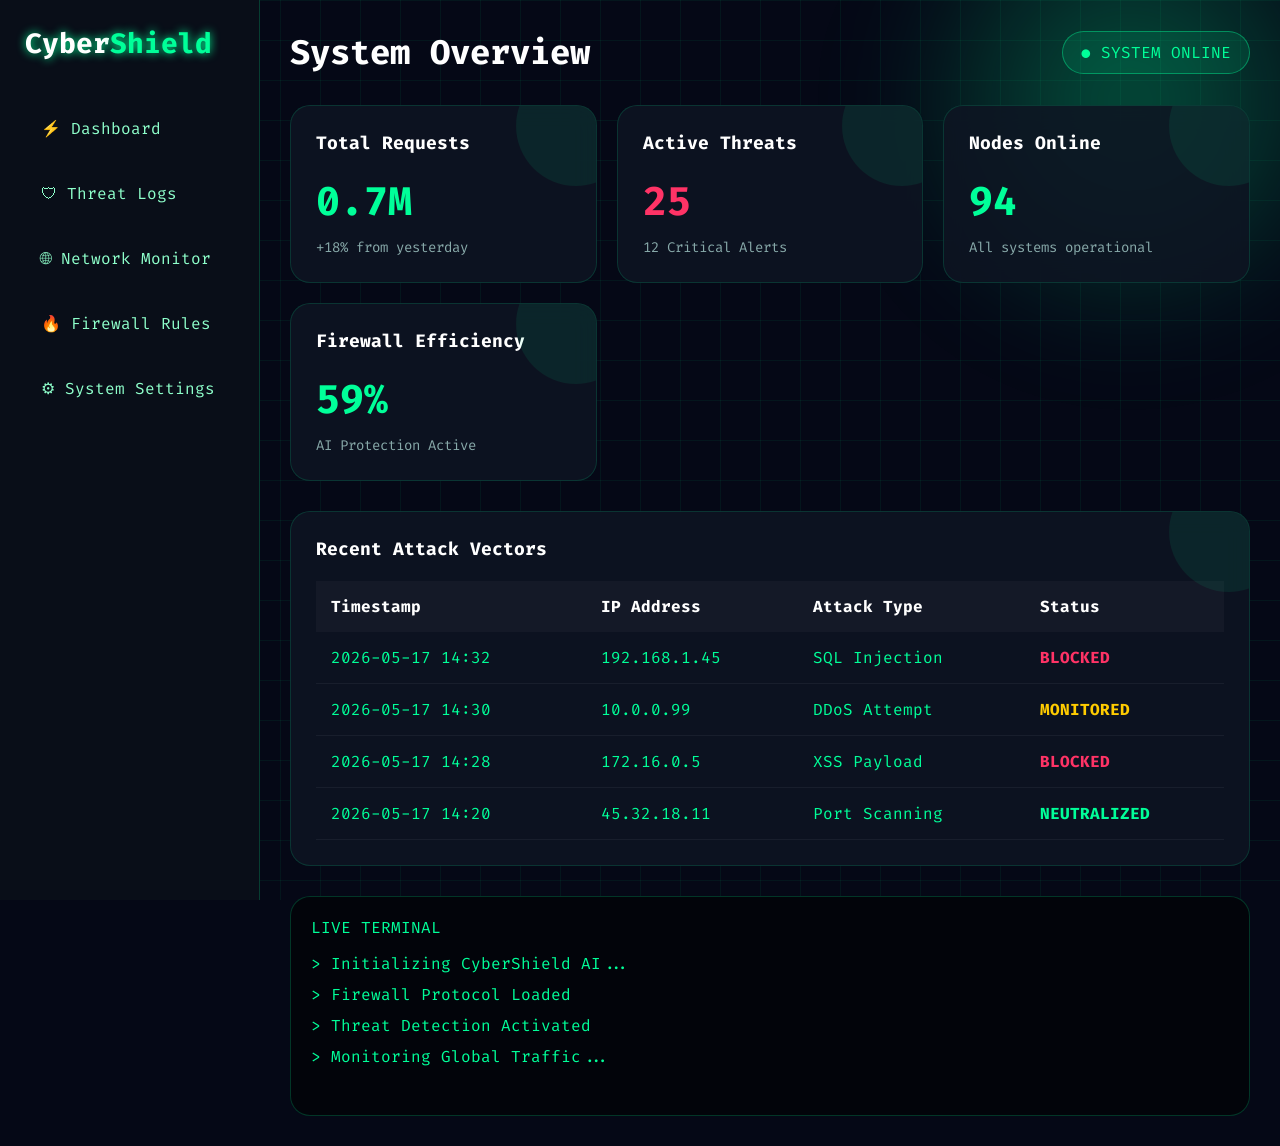
<file: projects/project1.html>
<!DOCTYPE html>
<html lang="en">
<head>
<meta charset="UTF-8" />
<meta name="viewport" content="width=device-width, initial-scale=1.0"/>

<title>CyberShield Admin Dashboard</title>

<link rel="preconnect" href="https://fonts.googleapis.com">
<link href="https://fonts.googleapis.com/css2?family=Fira+Code:wght@300;400;500;700&display=swap" rel="stylesheet">

<style>

*{
    margin:0;
    padding:0;
    box-sizing:border-box;
}

body{
    font-family:'Fira Code', monospace;
    background:#050816;
    color:#00ff99;
    overflow-x:hidden;
}

/* ========================================= */
/* BACKGROUND */
/* ========================================= */

.bg-grid{
    position:fixed;
    inset:0;
    background:
        linear-gradient(rgba(0,255,150,0.06) 1px, transparent 1px),
        linear-gradient(90deg, rgba(0,255,150,0.06) 1px, transparent 1px);
    background-size:40px 40px;
    z-index:-2;
}

.bg-glow{
    position:fixed;
    width:500px;
    height:500px;
    background:radial-gradient(circle,#00ff9950 0%,transparent 70%);
    top:-150px;
    right:-100px;
    filter:blur(50px);
    z-index:-1;
    animation:floatGlow 6s infinite alternate;
}

@keyframes floatGlow{
    from{
        transform:translateY(0px);
    }
    to{
        transform:translateY(40px);
    }
}

/* ========================================= */
/* SIDEBAR */
/* ========================================= */

.sidebar{
    width:260px;
    height:100vh;
    position:fixed;
    left:0;
    top:0;
    background:rgba(10,15,25,0.95);
    border-right:1px solid rgba(0,255,153,0.2);
    backdrop-filter:blur(10px);
    padding:25px;
}

.logo{
    font-size:28px;
    font-weight:bold;
    color:white;
    margin-bottom:40px;
    text-shadow:0 0 10px #00ff99;
}

.logo span{
    color:#00ff99;
}

.nav-item{
    padding:15px;
    margin-bottom:12px;
    border-radius:12px;
    cursor:pointer;
    transition:0.3s;
    border:1px solid transparent;
    color:#8effcb;
}

.nav-item:hover{
    background:rgba(0,255,153,0.1);
    border:1px solid rgba(0,255,153,0.4);
    transform:translateX(5px);
    color:white;
    box-shadow:0 0 15px rgba(0,255,153,0.2);
}

/* ========================================= */
/* MAIN */
/* ========================================= */

.main{
    margin-left:260px;
    padding:30px;
}

.topbar{
    display:flex;
    justify-content:space-between;
    align-items:center;
    margin-bottom:30px;
}

.topbar h1{
    color:white;
    font-size:34px;
}

.live-status{
    padding:10px 18px;
    border-radius:50px;
    background:rgba(0,255,153,0.1);
    border:1px solid rgba(0,255,153,0.4);
    color:#00ff99;
    animation:pulse 2s infinite;
}

@keyframes pulse{
    0%{
        box-shadow:0 0 0 rgba(0,255,153,0.5);
    }
    50%{
        box-shadow:0 0 20px rgba(0,255,153,0.5);
    }
    100%{
        box-shadow:0 0 0 rgba(0,255,153,0.5);
    }
}

/* ========================================= */
/* CARDS */
/* ========================================= */

.dashboard-grid{
    display:grid;
    grid-template-columns:repeat(auto-fit,minmax(250px,1fr));
    gap:20px;
}

.card{
    background:rgba(15,20,35,0.85);
    border:1px solid rgba(0,255,153,0.15);
    border-radius:20px;
    padding:25px;
    position:relative;
    overflow:hidden;
    transition:0.4s;
    backdrop-filter:blur(12px);
}

.card:hover{
    transform:translateY(-8px);
    border-color:#00ff99;
    box-shadow:0 0 25px rgba(0,255,153,0.15);
}

.card::before{
    content:"";
    position:absolute;
    width:120px;
    height:120px;
    background:rgba(0,255,153,0.08);
    border-radius:50%;
    top:-40px;
    right:-40px;
}

.card h3{
    color:#ffffff;
    margin-bottom:20px;
    font-size:18px;
}

.stat{
    font-size:40px;
    font-weight:bold;
    color:#00ff99;
}

.alert{
    color:#ff3366;
}

.small-text{
    margin-top:10px;
    color:#8aa;
    font-size:14px;
}

/* ========================================= */
/* CHART AREA */
/* ========================================= */

.chart-card{
    margin-top:25px;
}

.chart{
    display:flex;
    align-items:flex-end;
    gap:15px;
    height:220px;
    margin-top:25px;
}

.bar{
    flex:1;
    background:linear-gradient(to top,#00ff99,#00ccff);
    border-radius:10px 10px 0 0;
    position:relative;
    animation:growBar 1.2s ease;
}

.bar span{
    position:absolute;
    bottom:-30px;
    left:50%;
    transform:translateX(-50%);
    color:#ccc;
    font-size:12px;
}

@keyframes growBar{
    from{
        height:0;
    }
}

/* ========================================= */
/* TABLE */
/* ========================================= */

.table-card{
    margin-top:30px;
}

table{
    width:100%;
    border-collapse:collapse;
    margin-top:20px;
}

th{
    color:white;
    padding:15px;
    text-align:left;
    background:rgba(255,255,255,0.03);
}

td{
    padding:15px;
    border-bottom:1px solid rgba(255,255,255,0.05);
}

tr{
    transition:0.3s;
}

tr:hover{
    background:rgba(0,255,153,0.05);
}

.status-blocked{
    color:#ff3366;
    font-weight:bold;
}

.status-monitored{
    color:#ffcc00;
    font-weight:bold;
}

.status-safe{
    color:#00ff99;
    font-weight:bold;
}

/* ========================================= */
/* TERMINAL */
/* ========================================= */

.terminal{
    margin-top:30px;
    background:#02040a;
    border-radius:20px;
    border:1px solid rgba(0,255,153,0.2);
    padding:20px;
    height:220px;
    overflow:hidden;
    position:relative;
}

.terminal::before{
    content:"LIVE TERMINAL";
    color:#00ff99;
    display:block;
    margin-bottom:15px;
}

.terminal-line{
    margin-bottom:10px;
    opacity:0;
    animation:fadeIn 0.5s forwards;
}

.terminal-line:nth-child(1){ animation-delay:0.5s; }
.terminal-line:nth-child(2){ animation-delay:1s; }
.terminal-line:nth-child(3){ animation-delay:1.5s; }
.terminal-line:nth-child(4){ animation-delay:2s; }

@keyframes fadeIn{
    to{
        opacity:1;
    }
}

/* ========================================= */
/* RESPONSIVE */
/* ========================================= */

@media(max-width:900px){

    .sidebar{
        width:100%;
        height:auto;
        position:relative;
    }

    .main{
        margin-left:0;
    }

    .dashboard-grid{
        grid-template-columns:1fr;
    }
}

</style>
</head>

<body>

<div class="bg-grid"></div>
<div class="bg-glow"></div>

<!-- SIDEBAR -->
<div class="sidebar">

    <div class="logo">
        Cyber<span>Shield</span>
    </div>

    <div class="nav-item">⚡ Dashboard</div>
    <div class="nav-item">🛡 Threat Logs</div>
    <div class="nav-item">🌐 Network Monitor</div>
    <div class="nav-item">🔥 Firewall Rules</div>
    <div class="nav-item">⚙ System Settings</div>

</div>

<!-- MAIN -->
<div class="main">

    <div class="topbar">

        <h1>System Overview</h1>

        <div class="live-status">
            ● SYSTEM ONLINE
        </div>

    </div>

    <!-- CARDS -->
<div class="dashboard-grid">

    <div class="card">
        <h3>Total Requests</h3>

        <div 
            class="stat counter"
            data-target="1200000">
            0
        </div>

        <div class="small-text">
            +18% from yesterday
        </div>
    </div>

    <div class="card">
        <h3>Active Threats</h3>

        <div 
            class="stat alert counter"
            data-target="42">
            0
        </div>

        <div class="small-text">
            12 Critical Alerts
        </div>
    </div>

    <div class="card">
        <h3>Nodes Online</h3>

        <div 
            class="stat counter"
            data-target="156">
            0
        </div>

        <div class="small-text">
            All systems operational
        </div>
    </div>

    <div class="card">
        <h3>Firewall Efficiency</h3>

        <div 
            class="stat counter"
            data-target="98"
            data-suffix="%">
            0%
        </div>

        <div class="small-text">
            AI Protection Active
        </div>
    </div>

</div>

    <!-- TABLE -->
    <div class="card table-card">

        <h3>Recent Attack Vectors</h3>

        <table>

            <tr>
                <th>Timestamp</th>
                <th>IP Address</th>
                <th>Attack Type</th>
                <th>Status</th>
            </tr>

            <tr>
                <td>2026-05-17 14:32</td>
                <td>192.168.1.45</td>
                <td>SQL Injection</td>
                <td class="status-blocked">BLOCKED</td>
            </tr>

            <tr>
                <td>2026-05-17 14:30</td>
                <td>10.0.0.99</td>
                <td>DDoS Attempt</td>
                <td class="status-monitored">MONITORED</td>
            </tr>

            <tr>
                <td>2026-05-17 14:28</td>
                <td>172.16.0.5</td>
                <td>XSS Payload</td>
                <td class="status-blocked">BLOCKED</td>
            </tr>

            <tr>
                <td>2026-05-17 14:20</td>
                <td>45.32.18.11</td>
                <td>Port Scanning</td>
                <td class="status-safe">NEUTRALIZED</td>
            </tr>

        </table>

    </div>

    <!-- TERMINAL -->
    <div class="terminal">

        <div class="terminal-line">
            > Initializing CyberShield AI...
        </div>

        <div class="terminal-line">
            > Firewall Protocol Loaded
        </div>

        <div class="terminal-line">
            > Threat Detection Activated
        </div>

        <div class="terminal-line">
            > Monitoring Global Traffic...
        </div>

    </div>

</div>
<script>


/* ========================================= */
/* COUNTING ANIMATION */
/* ========================================= */

function animateCounter(el, target, duration = 2000, suffix = '') {

    let start = 0;
    let startTime = null;

    function update(currentTime) {

        if (!startTime) startTime = currentTime;

        const progress = Math.min(
            (currentTime - startTime) / duration,
            1
        );

        const current = Math.floor(
            progress * (target - start) + start
        );

        /* FORMAT JUTAAN */
        if (target >= 1000000) {

            el.innerText =
                (current / 1000000).toFixed(1) +
                'M' +
                suffix;

        } else {

            el.innerText =
                current.toLocaleString() +
                suffix;
        }

        if (progress < 1) {
            requestAnimationFrame(update);
        }
    }

    requestAnimationFrame(update);
}

/* ========================================= */
/* START ANIMATION */
/* ========================================= */

window.addEventListener('load', () => {

    const counters = document.querySelectorAll('.counter');

    counters.forEach(counter => {

        const target = Number(
            counter.getAttribute('data-target')
        );

        const suffix =
            counter.getAttribute('data-suffix') || '';

        animateCounter(
            counter,
            target,
            2200,
            suffix
        );

    });

});

</script>
</body>
</html>
</file>
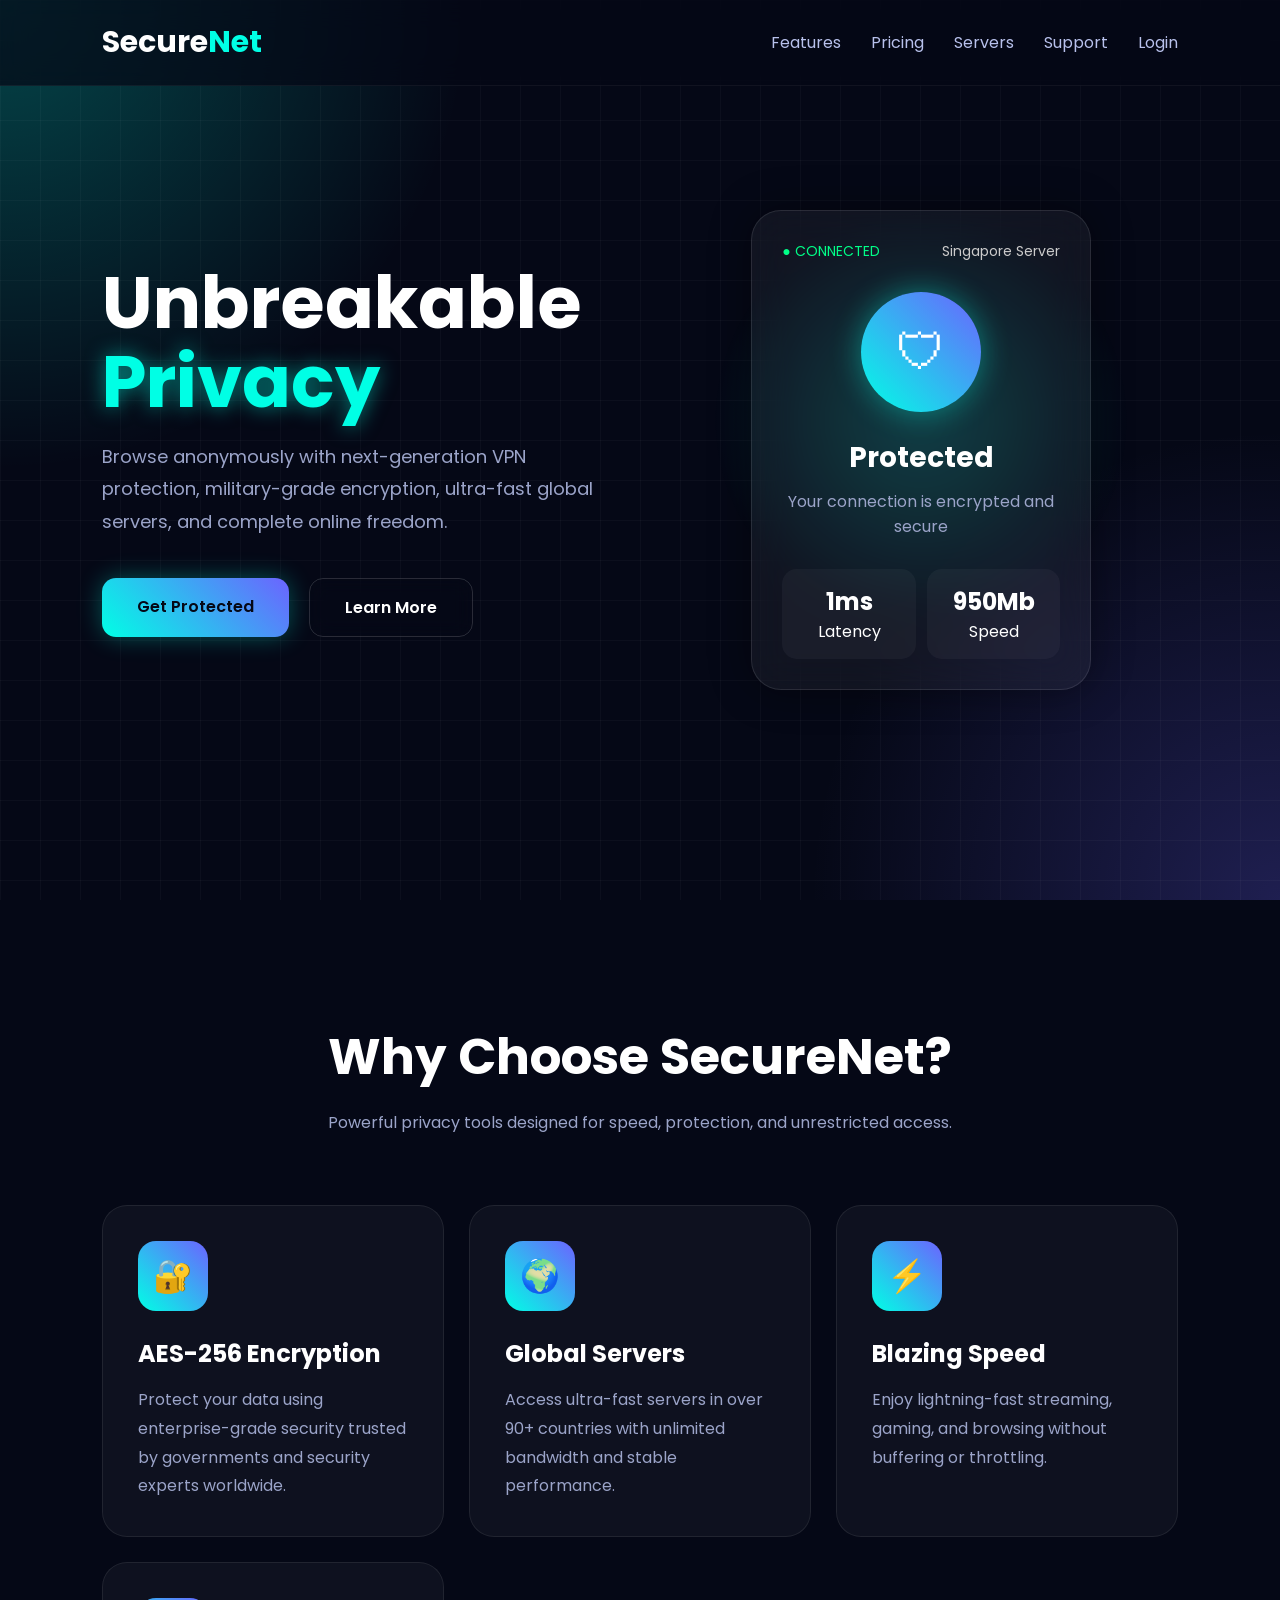
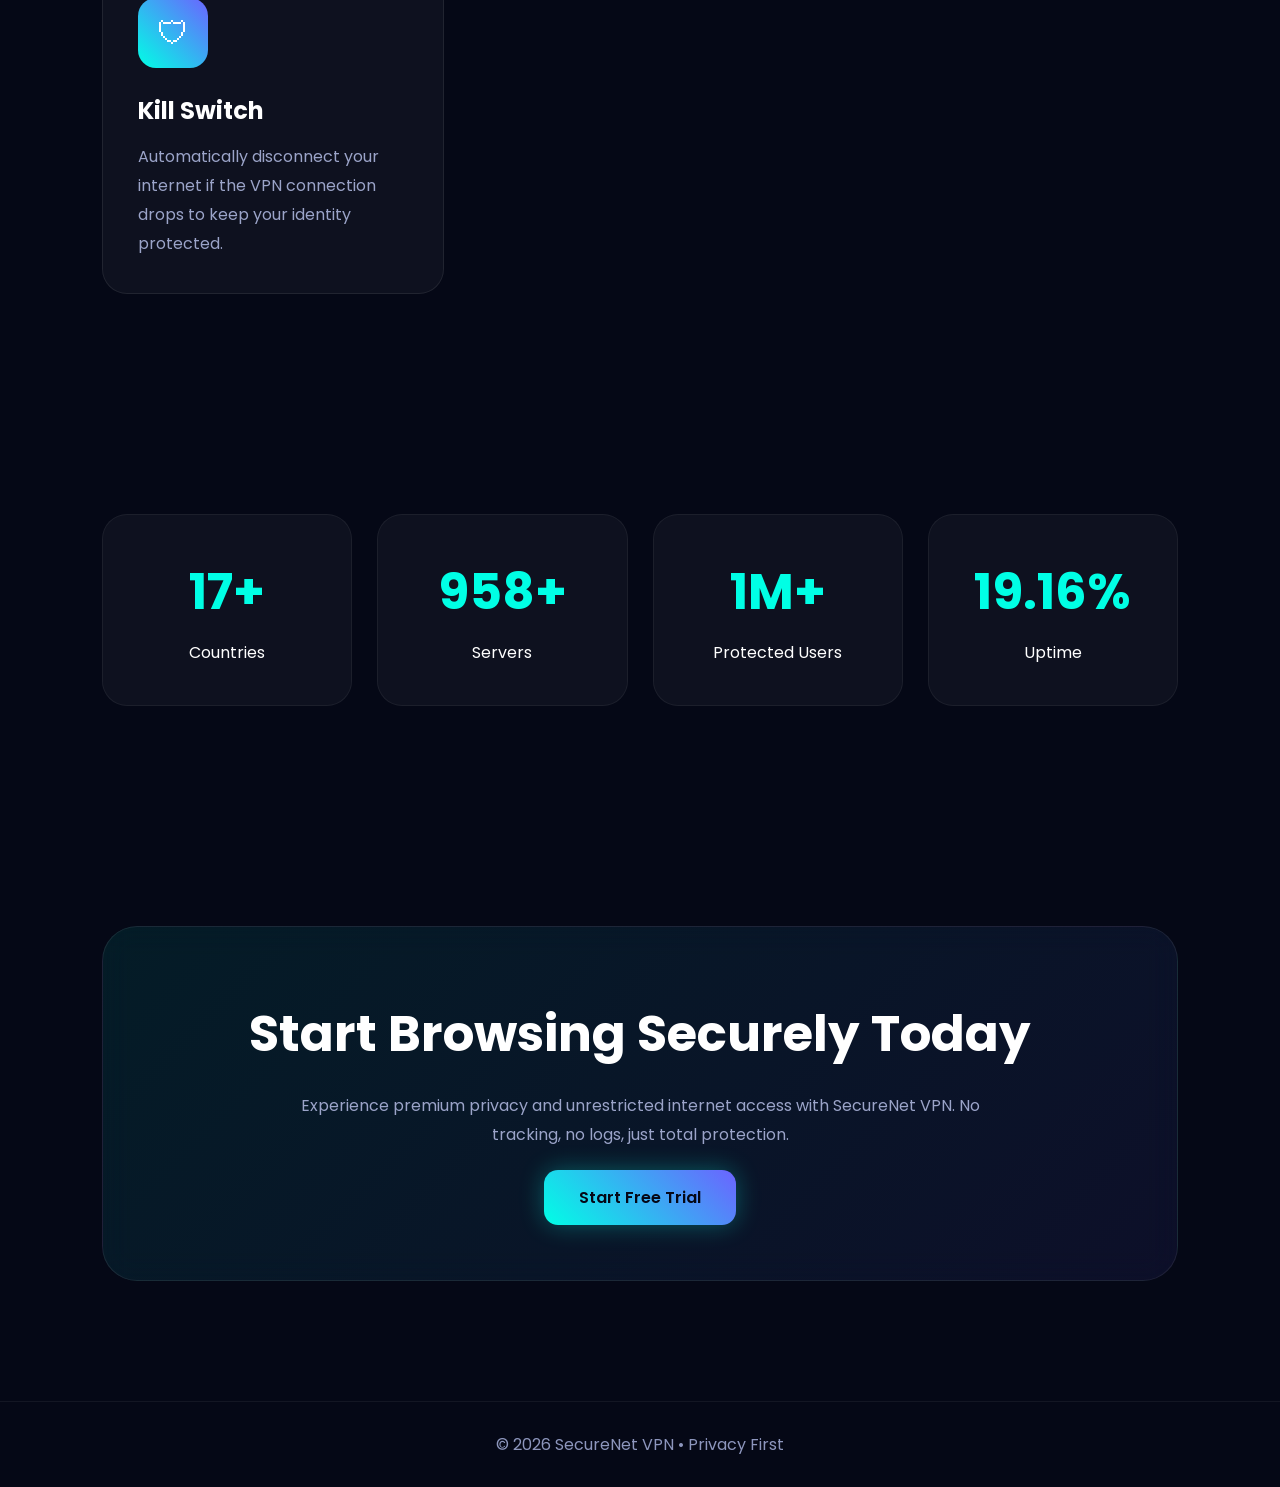
<file: projects/project2.html>
<!DOCTYPE html>
<html lang="en">
<head>
<meta charset="UTF-8">
<meta name="viewport" content="width=device-width, initial-scale=1.0">

<title>SecureNet VPN</title>

<link rel="preconnect" href="https://fonts.googleapis.com">
<link href="https://fonts.googleapis.com/css2?family=Poppins:wght@300;400;500;600;700&display=swap" rel="stylesheet">

<style>

*{
    margin:0;
    padding:0;
    box-sizing:border-box;
}

html{
    scroll-behavior:smooth;
}

body{
    font-family:'Poppins',sans-serif;
    background:#050816;
    color:white;
    overflow-x:hidden;
}

/* ========================================= */
/* BACKGROUND */
/* ========================================= */

.bg{
    position:fixed;
    inset:0;
    z-index:-2;
    background:
        radial-gradient(circle at top left,#00ffe540 0%,transparent 30%),
        radial-gradient(circle at bottom right,#6c63ff40 0%,transparent 30%),
        #050816;
}

.grid{
    position:fixed;
    inset:0;
    background:
        linear-gradient(rgba(255,255,255,0.03) 1px, transparent 1px),
        linear-gradient(90deg, rgba(255,255,255,0.03) 1px, transparent 1px);
    background-size:40px 40px;
    z-index:-1;
}

/* ========================================= */
/* HEADER */
/* ========================================= */

header{
    position:fixed;
    top:0;
    left:0;
    width:100%;
    padding:20px 8%;
    display:flex;
    justify-content:space-between;
    align-items:center;
    background:rgba(5,8,22,0.7);
    backdrop-filter:blur(15px);
    border-bottom:1px solid rgba(255,255,255,0.05);
    z-index:1000;
}

.logo{
    font-size:30px;
    font-weight:700;
    color:white;
}

.logo span{
    color:#00ffe5;
}

nav{
    display:flex;
    gap:30px;
}

nav a{
    color:#b8c1ec;
    text-decoration:none;
    transition:0.3s;
    position:relative;
}

nav a:hover{
    color:#00ffe5;
}

nav a::after{
    content:"";
    position:absolute;
    left:0;
    bottom:-6px;
    width:0%;
    height:2px;
    background:#00ffe5;
    transition:0.3s;
}

nav a:hover::after{
    width:100%;
}

/* ========================================= */
/* HERO */
/* ========================================= */

.hero{
    min-height:100vh;
    display:flex;
    align-items:center;
    justify-content:space-between;
    padding:120px 8%;
    gap:50px;
}

.hero-text{
    flex:1;
    animation:fadeLeft 1s ease;
}

.hero-text h1{
    font-size:72px;
    line-height:1.1;
    margin-bottom:20px;
}

.hero-text h1 span{
    color:#00ffe5;
    text-shadow:0 0 20px rgba(0,255,229,0.5);
}

.hero-text p{
    color:#9ba4c9;
    font-size:18px;
    line-height:1.8;
    max-width:600px;
    margin-bottom:40px;
}

.hero-buttons{
    display:flex;
    gap:20px;
}

.btn{
    padding:16px 35px;
    border-radius:14px;
    text-decoration:none;
    font-weight:600;
    transition:0.4s;
}

.btn-primary{
    background:linear-gradient(45deg,#00ffe5,#6c63ff);
    color:#050816;
    box-shadow:0 0 25px rgba(0,255,229,0.3);
}

.btn-primary:hover{
    transform:translateY(-4px);
    box-shadow:0 0 40px rgba(0,255,229,0.5);
}

.btn-secondary{
    border:1px solid rgba(255,255,255,0.15);
    color:white;
    backdrop-filter:blur(10px);
}

.btn-secondary:hover{
    background:rgba(255,255,255,0.05);
    transform:translateY(-4px);
}

/* ========================================= */
/* HERO VISUAL */
/* ========================================= */

.hero-visual{
    flex:1;
    display:flex;
    justify-content:center;
    position:relative;
    animation:fadeRight 1s ease;
}

.glow-circle{
    width:420px;
    height:420px;
    border-radius:50%;
    background:radial-gradient(circle,#00ffe530 0%,transparent 70%);
    position:absolute;
    animation:pulse 4s infinite;
}

.vpn-card{
    width:340px;
    background:rgba(255,255,255,0.05);
    border:1px solid rgba(255,255,255,0.1);
    backdrop-filter:blur(20px);
    border-radius:30px;
    padding:30px;
    position:relative;
    z-index:2;
    box-shadow:0 0 40px rgba(0,0,0,0.4);
}

.vpn-top{
    display:flex;
    justify-content:space-between;
    margin-bottom:30px;
}

.status{
    color:#00ff88;
    font-size:14px;
}

.server{
    color:#ccc;
    font-size:14px;
}

.shield{
    width:120px;
    height:120px;
    border-radius:50%;
    margin:20px auto;
    background:linear-gradient(45deg,#00ffe5,#6c63ff);
    display:flex;
    align-items:center;
    justify-content:center;
    font-size:50px;
    box-shadow:0 0 30px rgba(0,255,229,0.4);
    animation:float 4s infinite ease-in-out;
}

.connection{
    text-align:center;
    margin-top:25px;
}

.connection h3{
    font-size:28px;
    margin-bottom:10px;
}

.connection p{
    color:#9ba4c9;
}

.speed{
    display:flex;
    justify-content:space-between;
    margin-top:30px;
}

.speed-box{
    text-align:center;
    background:rgba(255,255,255,0.04);
    padding:15px;
    border-radius:15px;
    width:48%;
}

/* ========================================= */
/* FEATURES */
/* ========================================= */

.features{
    padding:120px 8%;
}

.section-title{
    text-align:center;
    margin-bottom:70px;
}

.section-title h2{
    font-size:50px;
    margin-bottom:15px;
}

.section-title p{
    color:#9ba4c9;
}

.feature-grid{
    display:grid;
    grid-template-columns:repeat(auto-fit,minmax(260px,1fr));
    gap:25px;
}

.feature-card{
    background:rgba(255,255,255,0.04);
    border:1px solid rgba(255,255,255,0.08);
    padding:35px;
    border-radius:25px;
    transition:0.4s;
    position:relative;
    overflow:hidden;
}

.feature-card:hover{
    transform:translateY(-10px);
    border-color:#00ffe5;
    box-shadow:0 0 30px rgba(0,255,229,0.15);
}

.feature-icon{
    width:70px;
    height:70px;
    border-radius:18px;
    background:linear-gradient(45deg,#00ffe5,#6c63ff);
    display:flex;
    align-items:center;
    justify-content:center;
    font-size:32px;
    margin-bottom:25px;
}

.feature-card h3{
    margin-bottom:15px;
    font-size:24px;
}

.feature-card p{
    color:#9ba4c9;
    line-height:1.8;
}

/* ========================================= */
/* STATS */
/* ========================================= */

.stats{
    padding:100px 8%;
    display:grid;
    grid-template-columns:repeat(auto-fit,minmax(220px,1fr));
    gap:25px;
}

.stat-box{
    background:rgba(255,255,255,0.04);
    padding:40px;
    border-radius:25px;
    text-align:center;
    border:1px solid rgba(255,255,255,0.06);
    transition:0.4s;
}

.stat-box:hover{
    transform:translateY(-10px);
    border-color:#00ffe5;
    box-shadow:0 0 35px rgba(0,255,229,0.15);
}

.stat-box h2{
    font-size:50px;
    color:#00ffe5;
    margin-bottom:10px;
}

/* ========================================= */
/* CTA */
/* ========================================= */

.cta{
    padding:120px 8%;
}

.cta-box{
    background:linear-gradient(135deg,#00ffe515,#6c63ff15);
    border:1px solid rgba(255,255,255,0.08);
    border-radius:35px;
    padding:70px;
    text-align:center;
    backdrop-filter:blur(15px);
}

.cta-box h2{
    font-size:50px;
    margin-bottom:20px;
}

.cta-box p{
    color:#9ba4c9;
    max-width:700px;
    margin:auto;
    margin-bottom:35px;
    line-height:1.8;
}

/* ========================================= */
/* FOOTER */
/* ========================================= */

footer{
    padding:30px 8%;
    border-top:1px solid rgba(255,255,255,0.06);
    text-align:center;
    color:#8d96bd;
}

/* ========================================= */
/* ANIMATIONS */
/* ========================================= */

@keyframes pulse{
    0%{
        transform:scale(1);
        opacity:0.8;
    }
    50%{
        transform:scale(1.08);
        opacity:1;
    }
    100%{
        transform:scale(1);
        opacity:0.8;
    }
}

@keyframes float{
    0%{
        transform:translateY(0px);
    }
    50%{
        transform:translateY(-12px);
    }
    100%{
        transform:translateY(0px);
    }
}

@keyframes fadeLeft{
    from{
        opacity:0;
        transform:translateX(-40px);
    }
    to{
        opacity:1;
        transform:translateX(0);
    }
}

@keyframes fadeRight{
    from{
        opacity:0;
        transform:translateX(40px);
    }
    to{
        opacity:1;
        transform:translateX(0);
    }
}

/* ========================================= */
/* RESPONSIVE */
/* ========================================= */

@media(max-width:1000px){

    .hero{
        flex-direction:column;
        text-align:center;
    }

    .hero-text h1{
        font-size:52px;
    }

    .hero-buttons{
        justify-content:center;
    }

    nav{
        display:none;
    }
}

@media(max-width:600px){

    .hero-text h1{
        font-size:42px;
    }

    .section-title h2,
    .cta-box h2{
        font-size:36px;
    }

    .vpn-card{
        width:100%;
    }

    .cta-box{
        padding:40px 25px;
    }
}

</style>
</head>

<body>

<div class="bg"></div>
<div class="grid"></div>

<!-- HEADER -->
<header>

    <div class="logo">
        Secure<span>Net</span>
    </div>

    <nav>
        <a href="#">Features</a>
        <a href="#">Pricing</a>
        <a href="#">Servers</a>
        <a href="#">Support</a>
        <a href="#">Login</a>
    </nav>

</header>

<!-- HERO -->
<section class="hero">

    <div class="hero-text">

        <h1>
            Unbreakable <span>Privacy</span>
        </h1>

        <p>
            Browse anonymously with next-generation VPN protection,
            military-grade encryption, ultra-fast global servers,
            and complete online freedom.
        </p>

        <div class="hero-buttons">

            <a href="#" class="btn btn-primary">
                Get Protected
            </a>

            <a href="#" class="btn btn-secondary">
                Learn More
            </a>

        </div>

    </div>

    <div class="hero-visual">

        <div class="glow-circle"></div>

        <div class="vpn-card">

            <div class="vpn-top">

                <div class="status">
                    ● CONNECTED
                </div>

                <div class="server">
                    Singapore Server
                </div>

            </div>

            <div class="shield">
                🛡
            </div>

            <div class="connection">

                <h3>Protected</h3>

                <p>
                    Your connection is encrypted and secure
                </p>

            </div>

            <div class="speed">

                <div class="speed-box">
                    <h2>1ms</h2>
                    <p>Latency</p>
                </div>

                <div class="speed-box">
                    <h2>950Mb</h2>
                    <p>Speed</p>
                </div>

            </div>

        </div>

    </div>

</section>

<!-- FEATURES -->
<section class="features">

    <div class="section-title">

        <h2>Why Choose SecureNet?</h2>

        <p>
            Powerful privacy tools designed for speed, protection,
            and unrestricted access.
        </p>

    </div>

    <div class="feature-grid">

        <div class="feature-card">

            <div class="feature-icon">🔐</div>

            <h3>AES-256 Encryption</h3>

            <p>
                Protect your data using enterprise-grade security trusted by governments and security experts worldwide.
            </p>

        </div>

        <div class="feature-card">

            <div class="feature-icon">🌍</div>

            <h3>Global Servers</h3>

            <p>
                Access ultra-fast servers in over 90+ countries with unlimited bandwidth and stable performance.
            </p>

        </div>

        <div class="feature-card">

            <div class="feature-icon">⚡</div>

            <h3>Blazing Speed</h3>

            <p>
                Enjoy lightning-fast streaming, gaming, and browsing without buffering or throttling.
            </p>

        </div>

        <div class="feature-card">

            <div class="feature-icon">🛡</div>

            <h3>Kill Switch</h3>

            <p>
                Automatically disconnect your internet if the VPN connection drops to keep your identity protected.
            </p>

        </div>

    </div>

</section>

<!-- STATS -->
<section class="stats">

    <div class="stat-box">
        <h2 class="counter" data-target="90">0</h2>
        <p>Countries</p>
    </div>

    <div class="stat-box">
        <h2 class="counter" data-target="5000">0</h2>
        <p>Servers</p>
    </div>

    <div class="stat-box">
        <h2 class="counter million" data-target="10">0</h2>
        <p>Protected Users</p>
    </div>

    <div class="stat-box">
        <h2 class="counter percent" data-target="99.99">0</h2>
        <p>Uptime</p>
    </div>

</section>

<!-- CTA -->
<section class="cta">

    <div class="cta-box">

        <h2>Start Browsing Securely Today</h2>

        <p>
            Experience premium privacy and unrestricted internet access with SecureNet VPN.
            No tracking, no logs, just total protection.
        </p>

        <a href="#" class="btn btn-primary">
            Start Free Trial
        </a>

    </div>

</section>

<!-- FOOTER -->
<footer>

    © 2026 SecureNet VPN • Privacy First

</footer>

<!-- COUNTER ANIMATION -->
<script>

const counters = document.querySelectorAll('.counter');

function animateCounter(counter){

    const target = parseFloat(counter.dataset.target);

    let current = 0;

    const increment = target / 120;

    function updateCounter(){

        current += increment;

        if(current < target){

            if(counter.classList.contains('percent')){

                counter.innerText =
                    current.toFixed(2) + '%';

            }else if(counter.classList.contains('million')){

                counter.innerText =
                    Math.floor(current) + 'M+';

            }else{

                counter.innerText =
                    Math.floor(current) + '+';
            }

            requestAnimationFrame(updateCounter);

        }else{

            if(counter.classList.contains('percent')){

                counter.innerText = target + '%';

            }else if(counter.classList.contains('million')){

                counter.innerText = target + 'M+';

            }else{

                counter.innerText = target + '+';
            }
        }
    }

    updateCounter();
}

const observer = new IntersectionObserver((entries)=>{

    entries.forEach(entry=>{

        if(entry.isIntersecting){

            animateCounter(entry.target);

            observer.unobserve(entry.target);
        }
    });

},{
    threshold:0.5
});

counters.forEach(counter=>{

    observer.observe(counter);

});

</script>

</body>
</html>
</file>
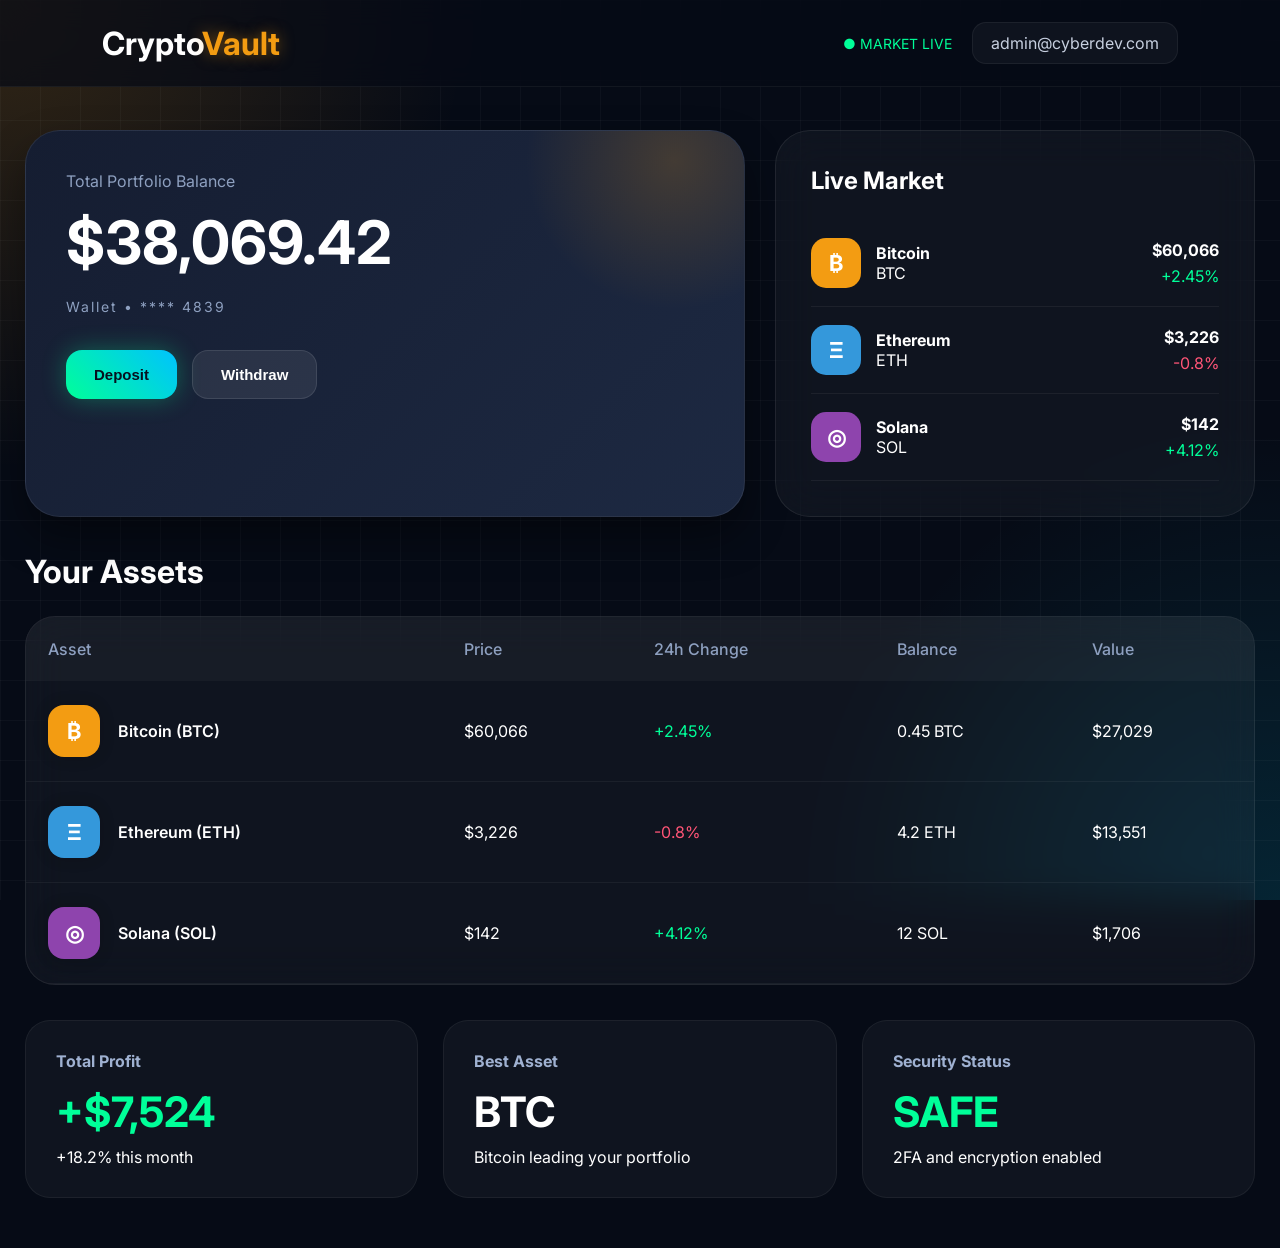
<file: projects/project3.html>
<!DOCTYPE html>
<html lang="en">
<head>
<meta charset="UTF-8">
<meta name="viewport" content="width=device-width, initial-scale=1.0">




<link rel="preconnect" href="https://fonts.googleapis.com">
<link href="https://fonts.googleapis.com/css2?family=Inter:wght@300;400;500;600;700&display=swap" rel="stylesheet">

<style>

*{
    margin:0;
    padding:0;
    box-sizing:border-box;
}

body{
    font-family:'Inter',sans-serif;
    background:#060b16;
    color:white;
    overflow-x:hidden;
}

/* ========================================= */
/* BACKGROUND */
/* ========================================= */

.bg{
    position:fixed;
    inset:0;
    z-index:-2;
    background:
        radial-gradient(circle at top left,#f39c1230 0%,transparent 30%),
        radial-gradient(circle at bottom right,#00d4ff20 0%,transparent 30%),
        #060b16;
}

.grid{
    position:fixed;
    inset:0;
    z-index:-1;
    background:
        linear-gradient(rgba(255,255,255,0.03) 1px, transparent 1px),
        linear-gradient(90deg, rgba(255,255,255,0.03) 1px, transparent 1px);
    background-size:40px 40px;
}

/* ========================================= */
/* NAVBAR */
/* ========================================= */

.navbar{
    width:100%;
    padding:22px 8%;
    display:flex;
    justify-content:space-between;
    align-items:center;
    position:fixed;
    top:0;
    left:0;
    z-index:1000;
    background:rgba(6,11,22,0.7);
    backdrop-filter:blur(15px);
    border-bottom:1px solid rgba(255,255,255,0.05);
}

.logo{
    font-size:32px;
    font-weight:700;
}

.logo span{
    color:#f39c12;
    text-shadow:0 0 15px rgba(243,156,18,0.5);
}

.nav-right{
    display:flex;
    align-items:center;
    gap:20px;
}

.user-box{
    padding:10px 18px;
    background:rgba(255,255,255,0.04);
    border:1px solid rgba(255,255,255,0.06);
    border-radius:14px;
    color:#c7d0e0;
}

.live-market{
    color:#00ff99;
    font-size:14px;
    animation:pulse 2s infinite;
}

/* ========================================= */
/* CONTAINER */
/* ========================================= */

.container{
    width:100%;
    max-width:1300px;
    margin:auto;
    padding:130px 25px 50px;
}

/* ========================================= */
/* HERO */
/* ========================================= */

.hero{
    display:grid;
    grid-template-columns:1.2fr 0.8fr;
    gap:30px;
    margin-bottom:35px;
}

.balance-card{
    background:linear-gradient(135deg,#151d31,#1d2942);
    border-radius:35px;
    padding:40px;
    position:relative;
    overflow:hidden;
    border:1px solid rgba(255,255,255,0.08);
    box-shadow:0 20px 40px rgba(0,0,0,0.4);
    animation:fadeUp 1s ease;
}

.balance-card::before{
    content:"";
    position:absolute;
    width:300px;
    height:300px;
    background:radial-gradient(circle,#f39c1230 0%,transparent 70%);
    top:-120px;
    right:-80px;
}

.balance-top{
    display:flex;
    justify-content:space-between;
    align-items:center;
}

.balance-label{
    color:#8ea0c0;
    font-size:16px;
}

.balance-amount{
    font-size:60px;
    font-weight:700;
    margin-top:15px;
    margin-bottom:20px;
}

.wallet-number{
    color:#8ea0c0;
    font-size:14px;
    letter-spacing:2px;
}

.actions{
    margin-top:35px;
    display:flex;
    gap:15px;
}

.btn{
    padding:15px 28px;
    border:none;
    border-radius:16px;
    font-weight:600;
    cursor:pointer;
    transition:0.35s;
    font-size:15px;
}

.btn:hover{
    transform:translateY(-5px);
}

.btn-deposit{
    background:linear-gradient(45deg,#00ff99,#00c2ff);
    color:#06111f;
    box-shadow:0 0 25px rgba(0,255,153,0.3);
}

.btn-withdraw{
    background:rgba(255,255,255,0.08);
    color:white;
    border:1px solid rgba(255,255,255,0.1);
}

.btn-withdraw:hover{
    background:rgba(255,255,255,0.12);
}

/* ========================================= */
/* SIDE CARD */
/* ========================================= */

.market-card{
    background:rgba(255,255,255,0.04);
    border:1px solid rgba(255,255,255,0.08);
    border-radius:35px;
    padding:35px;
    backdrop-filter:blur(20px);
    animation:fadeUp 1.2s ease;
}

.market-card h3{
    margin-bottom:25px;
    font-size:24px;
}

.market-item{
    display:flex;
    justify-content:space-between;
    align-items:center;
    padding:18px 0;
    border-bottom:1px solid rgba(255,255,255,0.06);
}

.market-left{
    display:flex;
    align-items:center;
    gap:15px;
}

.coin-icon{
    width:50px;
    height:50px;
    border-radius:15px;
    display:flex;
    align-items:center;
    justify-content:center;
    font-size:22px;
    font-weight:bold;
}

.btc{
    background:#f39c12;
}

.eth{
    background:#3498db;
}

.sol{
    background:#8e44ad;
}

.market-price{
    text-align:right;
}

.market-price h4{
    margin-bottom:6px;
}

.positive{
    color:#00ff99;
}

.negative{
    color:#ff5577;
}

/* ========================================= */
/* ASSETS TABLE */
/* ========================================= */

.section-title{
    font-size:32px;
    margin-bottom:25px;
}

.assets-card{
    background:rgba(255,255,255,0.04);
    border:1px solid rgba(255,255,255,0.08);
    border-radius:30px;
    overflow:hidden;
    backdrop-filter:blur(20px);
    animation:fadeUp 1.4s ease;
}

.assets-table{
    width:100%;
    border-collapse:collapse;
}

.assets-table th{
    background:rgba(255,255,255,0.03);
    color:#8ea0c0;
    text-align:left;
    padding:22px;
    font-weight:500;
}

.assets-table td{
    padding:24px 22px;
    border-bottom:1px solid rgba(255,255,255,0.05);
    transition:0.3s;
}

.assets-table tr:hover{
    background:rgba(255,255,255,0.03);
}

.crypto-name{
    display:flex;
    align-items:center;
    gap:18px;
    font-weight:600;
}

.crypto-icon{
    width:52px;
    height:52px;
    border-radius:16px;
    display:flex;
    align-items:center;
    justify-content:center;
    font-size:22px;
    font-weight:bold;
    box-shadow:0 0 15px rgba(0,0,0,0.2);
}

/* ========================================= */
/* PORTFOLIO */
/* ========================================= */

.portfolio{
    margin-top:35px;
    display:grid;
    grid-template-columns:repeat(auto-fit,minmax(250px,1fr));
    gap:25px;
}

.portfolio-card{
    background:rgba(255,255,255,0.04);
    border-radius:25px;
    padding:30px;
    border:1px solid rgba(255,255,255,0.06);
    transition:0.35s;
}

.portfolio-card:hover{
    transform:translateY(-8px);
    border-color:#f39c12;
    box-shadow:0 0 30px rgba(243,156,18,0.15);
}

.portfolio-card h4{
    color:#9fb1d1;
    margin-bottom:15px;
}

.portfolio-card h2{
    font-size:42px;
    margin-bottom:10px;
}

/* ========================================= */
/* ANIMATIONS */
/* ========================================= */

@keyframes fadeUp{
    from{
        opacity:0;
        transform:translateY(40px);
    }
    to{
        opacity:1;
        transform:translateY(0);
    }
}

@keyframes pulse{
    0%{
        opacity:0.5;
    }
    50%{
        opacity:1;
    }
    100%{
        opacity:0.5;
    }
}


/* ========================================= */
/* RESPONSIVE */
/* ========================================= */

@media(max-width:1000px){

    .hero{
        grid-template-columns:1fr;
    }

    .balance-amount{
        font-size:48px;
    }
}

@media(max-width:700px){

    .navbar{
        padding:20px;
    }

    .container{
        padding-top:120px;
    }

    .nav-right{
        display:none;
    }

    .balance-card,
    .market-card{
        padding:25px;
    }

    .balance-amount{
        font-size:38px;
    }

    .assets-table{
        display:block;
        overflow-x:auto;
    }
}

</style>
</head>

<body>

<div class="bg"></div>
<div class="grid"></div>

<!-- NAVBAR -->
<nav class="navbar">

    <div class="logo">
        Crypto<span>Vault</span>
    </div>

    <div class="nav-right">

        <div class="live-market">
            ● MARKET LIVE
        </div>

        <div class="user-box">
            admin@cyberdev.com
        </div>

    </div>

</nav>

<!-- MAIN -->
<div class="container">

    <!-- HERO -->
    <div class="hero">

        <!-- BALANCE -->
        <div class="balance-card">

            <div class="balance-top">

                <div>

                    <div class="balance-label">
                        Total Portfolio Balance
                    </div>

                    <div class="balance-amount">
                        $45,231.89
                    </div>

                    <div class="wallet-number">
                        Wallet • **** 4839
                    </div>

                </div>

            </div>

            <div class="actions">

                <button class="btn btn-deposit">
                    Deposit
                </button>

                <button class="btn btn-withdraw">
                    Withdraw
                </button>

            </div>

        </div>

        <!-- MARKET -->
        <div class="market-card">

            <h3>Live Market</h3>

            <div class="market-item">

                <div class="market-left">

                    <div class="coin-icon btc">
                        ₿
                    </div>

                    <div>
                        <h4>Bitcoin</h4>
                        <p>BTC</p>
                    </div>

                </div>

                <div class="market-price">

                    <h4>$64,230</h4>

                    <p class="positive">
                        +2.45%
                    </p>

                </div>

            </div>

            <div class="market-item">

                <div class="market-left">

                    <div class="coin-icon eth">
                        Ξ
                    </div>

                    <div>
                        <h4>Ethereum</h4>
                        <p>ETH</p>
                    </div>

                </div>

                <div class="market-price">

                    <h4>$3,450</h4>

                    <p class="negative">
                        -0.8%
                    </p>

                </div>

            </div>

            <div class="market-item">

                <div class="market-left">

                    <div class="coin-icon sol">
                        ◎
                    </div>

                    <div>
                        <h4>Solana</h4>
                        <p>SOL</p>
                    </div>

                </div>

                <div class="market-price">

                    <h4>$152</h4>

                    <p class="positive">
                        +4.12%
                    </p>

                </div>

            </div>

        </div>

    </div>

    <!-- ASSETS -->
    <h2 class="section-title">
        Your Assets
    </h2>

    <div class="assets-card">

        <table class="assets-table">

            <tr>

                <th>Asset</th>
                <th>Price</th>
                <th>24h Change</th>
                <th>Balance</th>
                <th>Value</th>

            </tr>

            <tr>

                <td>

                    <div class="crypto-name">

                        <div class="crypto-icon btc">
                            ₿
                        </div>

                        Bitcoin (BTC)

                    </div>

                </td>

                <td>$64,230</td>

                <td class="positive">
                    +2.45%
                </td>

                <td>0.45 BTC</td>

                <td>$28,903</td>

            </tr>

            <tr>

                <td>

                    <div class="crypto-name">

                        <div class="crypto-icon eth">
                            Ξ
                        </div>

                        Ethereum (ETH)

                    </div>

                </td>

                <td>$3,450</td>

                <td class="negative">
                    -0.8%
                </td>

                <td>4.2 ETH</td>

                <td>$14,490</td>

            </tr>

            <tr>

                <td>

                    <div class="crypto-name">

                        <div class="crypto-icon sol">
                            ◎
                        </div>

                        Solana (SOL)

                    </div>

                </td>

                <td>$152</td>

                <td class="positive">
                    +4.12%
                </td>

                <td>12 SOL</td>

                <td>$1,824</td>

            </tr>

        </table>

    </div>

    <!-- PORTFOLIO -->
    <div class="portfolio">

        <div class="portfolio-card">

            <h4>Total Profit</h4>

            <h2 class="positive">
                +$8,940
            </h2>

            <p>+18.2% this month</p>

        </div>

        <div class="portfolio-card">

            <h4>Best Asset</h4>

            <h2>
                BTC
            </h2>

            <p>Bitcoin leading your portfolio</p>

        </div>

        <div class="portfolio-card">

            <h4>Security Status</h4>

            <h2 class="positive">
                SAFE
            </h2>

            <p>2FA and encryption enabled</p>

        </div>

    </div>

</div>
<script>

    /* ========================================= */
    /* COUNTING ANIMATION */
    /* ========================================= */
    
    function animateValue(element, start, end, duration, prefix = '', suffix = '') {
    
        let startTimestamp = null;
    
        const step = (timestamp) => {
    
            if (!startTimestamp) startTimestamp = timestamp;
    
            const progress = Math.min((timestamp - startTimestamp) / duration, 1);
    
            const value = progress * (end - start) + start;
    
            element.innerHTML =
                prefix +
                value.toLocaleString(undefined,{
                    minimumFractionDigits: end % 1 !== 0 ? 2 : 0,
                    maximumFractionDigits: end % 1 !== 0 ? 2 : 0
                }) +
                suffix;
    
            if (progress < 1) {
                window.requestAnimationFrame(step);
            }
        };
    
        window.requestAnimationFrame(step);
    }
    
    /* ========================================= */
    /* OBSERVER */
    /* ========================================= */
    
    const observer = new IntersectionObserver((entries) => {
    
        entries.forEach(entry => {
    
            if (entry.isIntersecting) {
    
                /* TOTAL BALANCE */
                const balance = document.querySelector('.balance-amount');
    
                animateValue(
                    balance,
                    0,
                    45231.89,
                    2000,
                    '$'
                );
    
                /* MARKET */
                const marketPrices = document.querySelectorAll('.market-price h4');
    
                animateValue(marketPrices[0],0,64230,1800,'$');
                animateValue(marketPrices[1],0,3450,1800,'$');
                animateValue(marketPrices[2],0,152,1800,'$');
    
                /* TABLE VALUES */
                const tablePrices = document.querySelectorAll('.assets-table td:nth-child(2)');
                const tableValues = document.querySelectorAll('.assets-table td:nth-child(5)');
    
                animateValue(tablePrices[0],0,64230,1800,'$');
                animateValue(tablePrices[1],0,3450,1800,'$');
                animateValue(tablePrices[2],0,152,1800,'$');
    
                animateValue(tableValues[0],0,28903,1800,'$');
                animateValue(tableValues[1],0,14490,1800,'$');
                animateValue(tableValues[2],0,1824,1800,'$');
    
                /* PORTFOLIO PROFIT */
                const profit = document.querySelector('.portfolio-card .positive');
    
                animateValue(
                    profit,
                    0,
                    8940,
                    2000,
                    '+$'
                );
    
                observer.disconnect();
            }
    
        });
    
    }, {
        threshold: 0.3
    });
    
    observer.observe(document.querySelector('.container'));
    
    </script>
</body>
</html>
</file>
